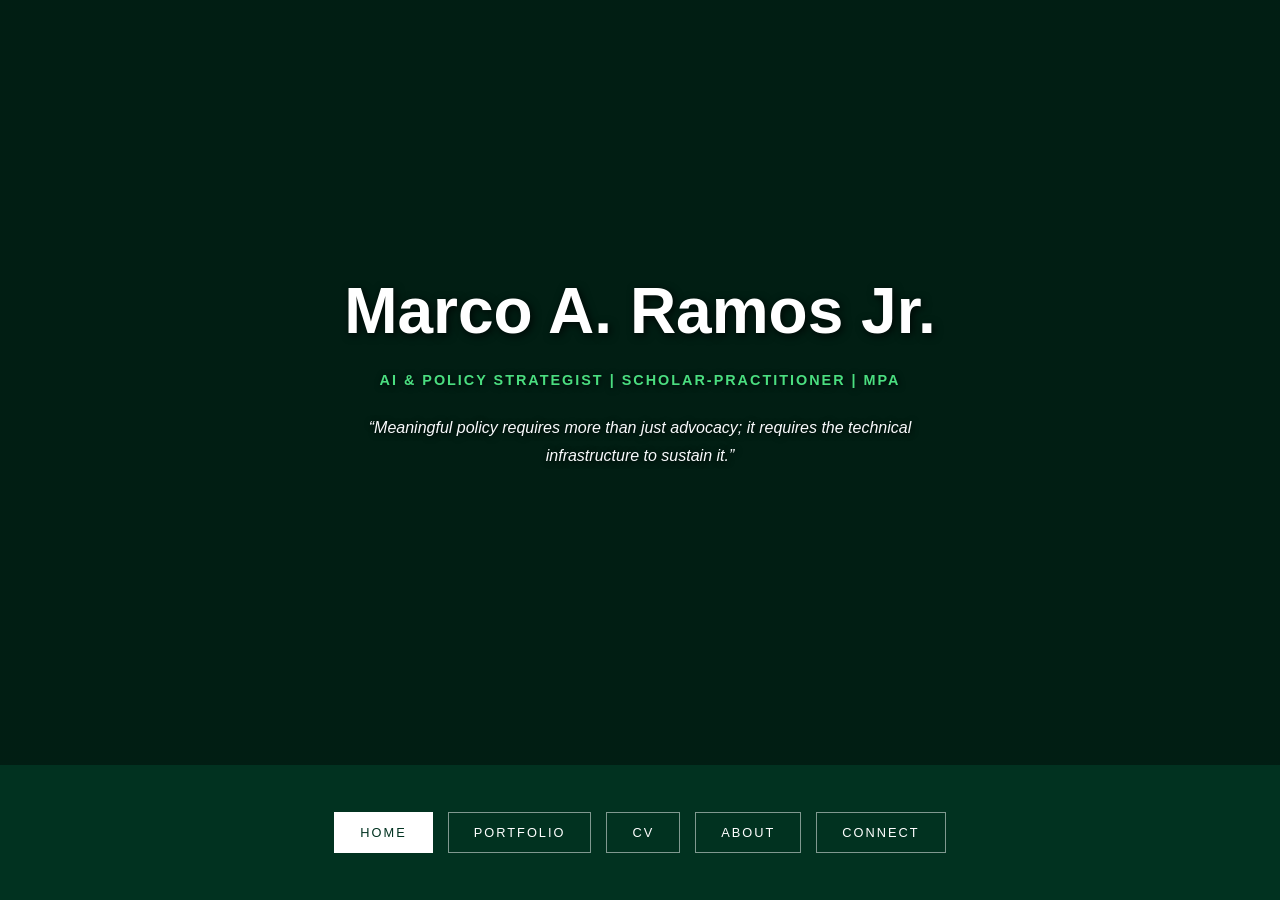
<file: index.html>
<!DOCTYPE html>
<html lang="en">
<head>
    <meta charset="UTF-8">
    <meta name="viewport" content="width=device-width, initial-scale=1.0">
    <title>Marco A. Ramos Jr. | Policy-Tech Strategist</title>
    <link rel="stylesheet" href="style.css">
</head>
<body class="tree-background">
    <div class="home-shade">
        <div>
            <h1 style="text-shadow: 2px 2px 8px rgba(0, 0, 0, 0.8);">Marco A. Ramos Jr.</h1>
            
            <p class="tagline" style="color: #4ade80; text-shadow: 1px 1px 6px rgba(0, 0, 0, 0.9);">AI & Policy Strategist | Scholar-Practitioner | MPA</p>
            
            <p style="margin-top:20px; font-style:italic; color: #f8fafc; opacity: 1; max-width:600px; margin-left:auto; margin-right:auto; text-shadow: 1px 1px 6px rgba(0, 0, 0, 0.9);">“Meaningful policy requires more than just advocacy; it requires the technical infrastructure to sustain it.”</p>
        </div>
    </div>
    <footer class="mission-control">
        <nav class="nav-buttons">
            <a href="index.html" class="btn btn-active">HOME</a>
            <a href="portfolio.html" class="btn">PORTFOLIO</a>
            <a href="cv.pdf" target="_blank" class="btn">CV</a>
            <a href="about.html" class="btn">ABOUT</a>
            <a href="connect.html" class="btn">CONNECT</a>
        </nav>
    </footer>
</body>
</html>
</file>
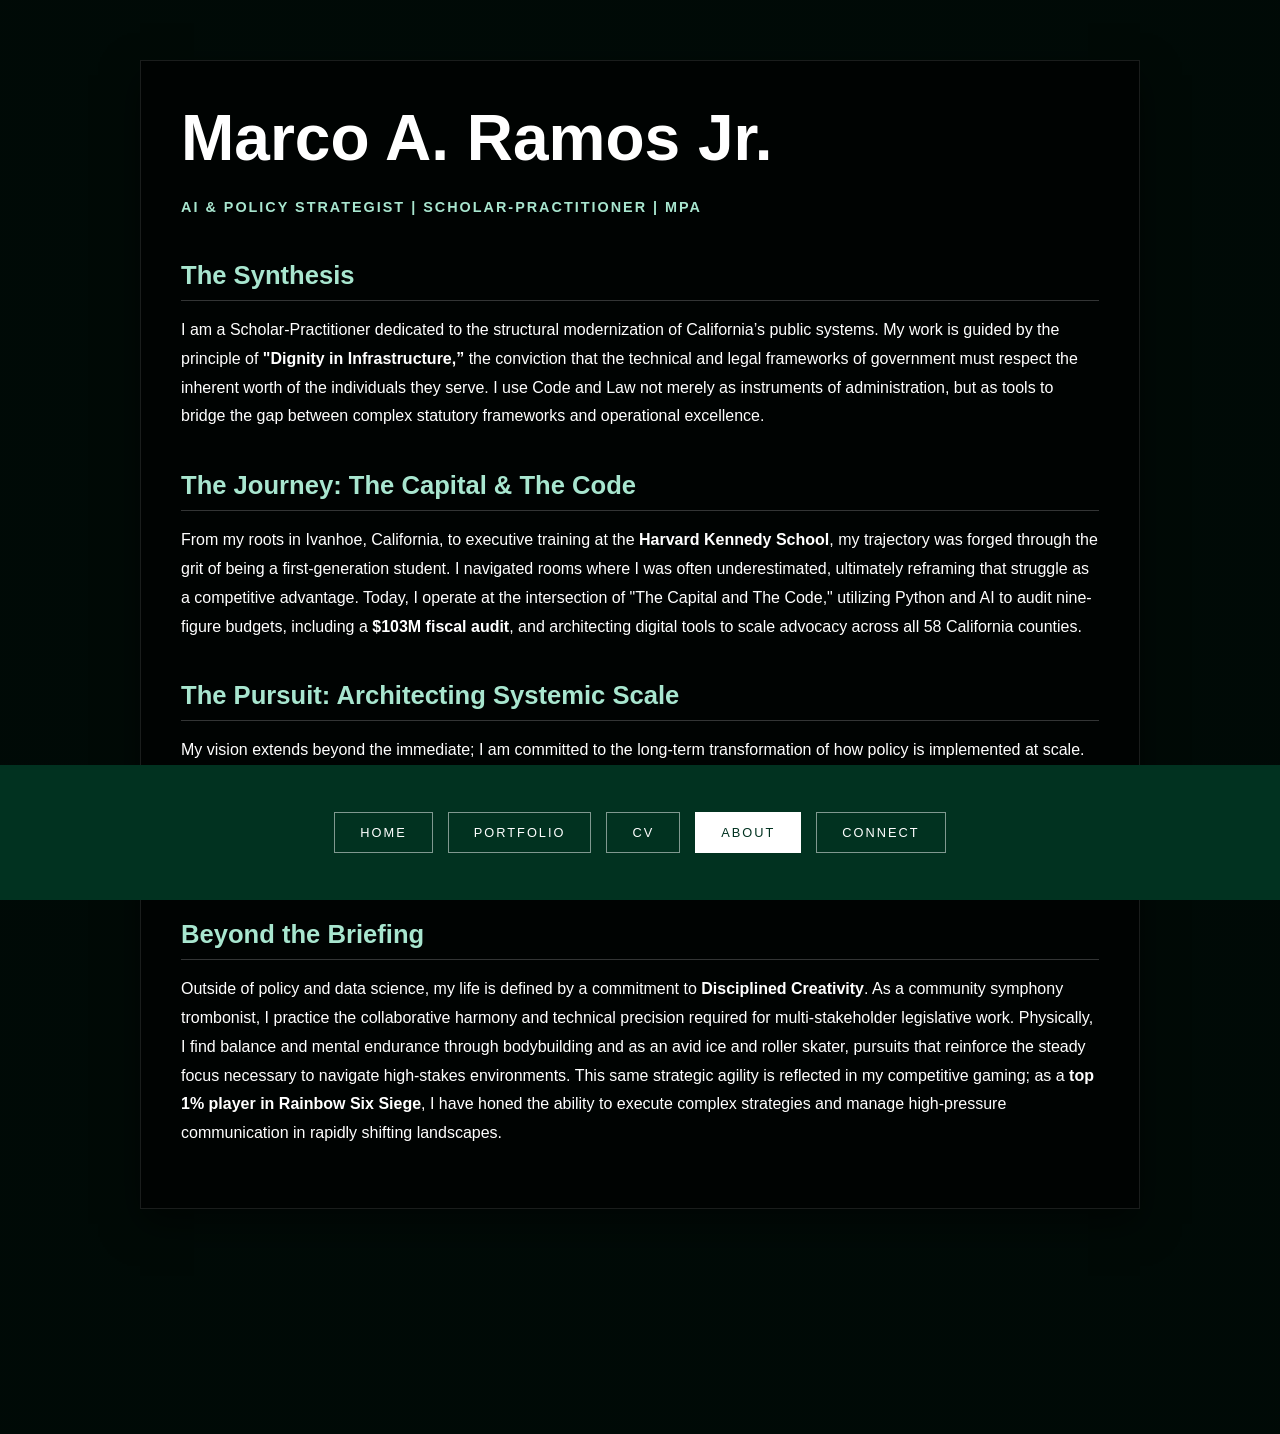
<file: about.html>
<!DOCTYPE html>
<html lang="en">
<head>
    <meta charset="UTF-8">
    <meta name="viewport" content="width=device-width, initial-scale=1.0">
    <title>About | Marco A. Ramos Jr.</title>
    <link rel="stylesheet" href="style.css">
</head>
<body class="tree-background">
    <div class="page-wrapper" style="padding-bottom: 25vh;">
        <div class="glass-box">
            <h1>Marco A. Ramos Jr.</h1>
            <p class="tagline">AI & Policy Strategist | Scholar-Practitioner | MPA</p>
            
            <h2>The Synthesis</h2>
            <p>I am a Scholar-Practitioner dedicated to the structural modernization of California’s public systems. My work is guided by the principle of <strong>"Dignity in Infrastructure,”</strong> the conviction that the technical and legal frameworks of government must respect the inherent worth of the individuals they serve. I use Code and Law not merely as instruments of administration, but as tools to bridge the gap between complex statutory frameworks and operational excellence.</p>

            <h2>The Journey: The Capital & The Code</h2>
            <p>From my roots in Ivanhoe, California, to executive training at the <strong>Harvard Kennedy School</strong>, my trajectory was forged through the grit of being a first-generation student. I navigated rooms where I was often underestimated, ultimately reframing that struggle as a competitive advantage. Today, I operate at the intersection of "The Capital and The Code," utilizing Python and AI to audit nine-figure budgets, including a <strong>$103M fiscal audit</strong>, and architecting digital tools to scale advocacy across all 58 California counties.</p>

            <h2>The Pursuit: Architecting Systemic Scale</h2>
            <p>My vision extends beyond the immediate; I am committed to the long-term transformation of how policy is implemented at scale. While I am an aspiring lecturer in public administration and political science, aiming to bring front-line Capitol complexities into the classroom, my broader goal is to architect the technical and legal systems that redefine the social contract for the next generation. I don’t just want to help people; I want to build the infrastructure that makes helping people inevitable. This includes high-stakes work such as preserving the <strong>$60M in public funding</strong> I helped protect for mental health infrastructure.</p>

            <h2>Beyond the Briefing</h2>
            <p>Outside of policy and data science, my life is defined by a commitment to <strong>Disciplined Creativity</strong>. As a community symphony trombonist, I practice the collaborative harmony and technical precision required for multi-stakeholder legislative work. Physically, I find balance and mental endurance through bodybuilding and as an avid ice and roller skater, pursuits that reinforce the steady focus necessary to navigate high-stakes environments. This same strategic agility is reflected in my competitive gaming; as a <strong>top 1% player in Rainbow Six Siege</strong>, I have honed the ability to execute complex strategies and manage high-pressure communication in rapidly shifting landscapes.</p>
        </div>
    </div>
    
    <footer class="mission-control">
        <nav class="nav-buttons">
            <a href="index.html" class="btn">HOME</a>
            <a href="portfolio.html" class="btn">PORTFOLIO</a>
            <a href="cv.pdf" target="_blank" class="btn">CV</a>
            <a href="about.html" class="btn btn-active">ABOUT</a>
            <a href="connect.html" class="btn">CONNECT</a>
        </nav>
    </footer>
</body>
</html>
</file>
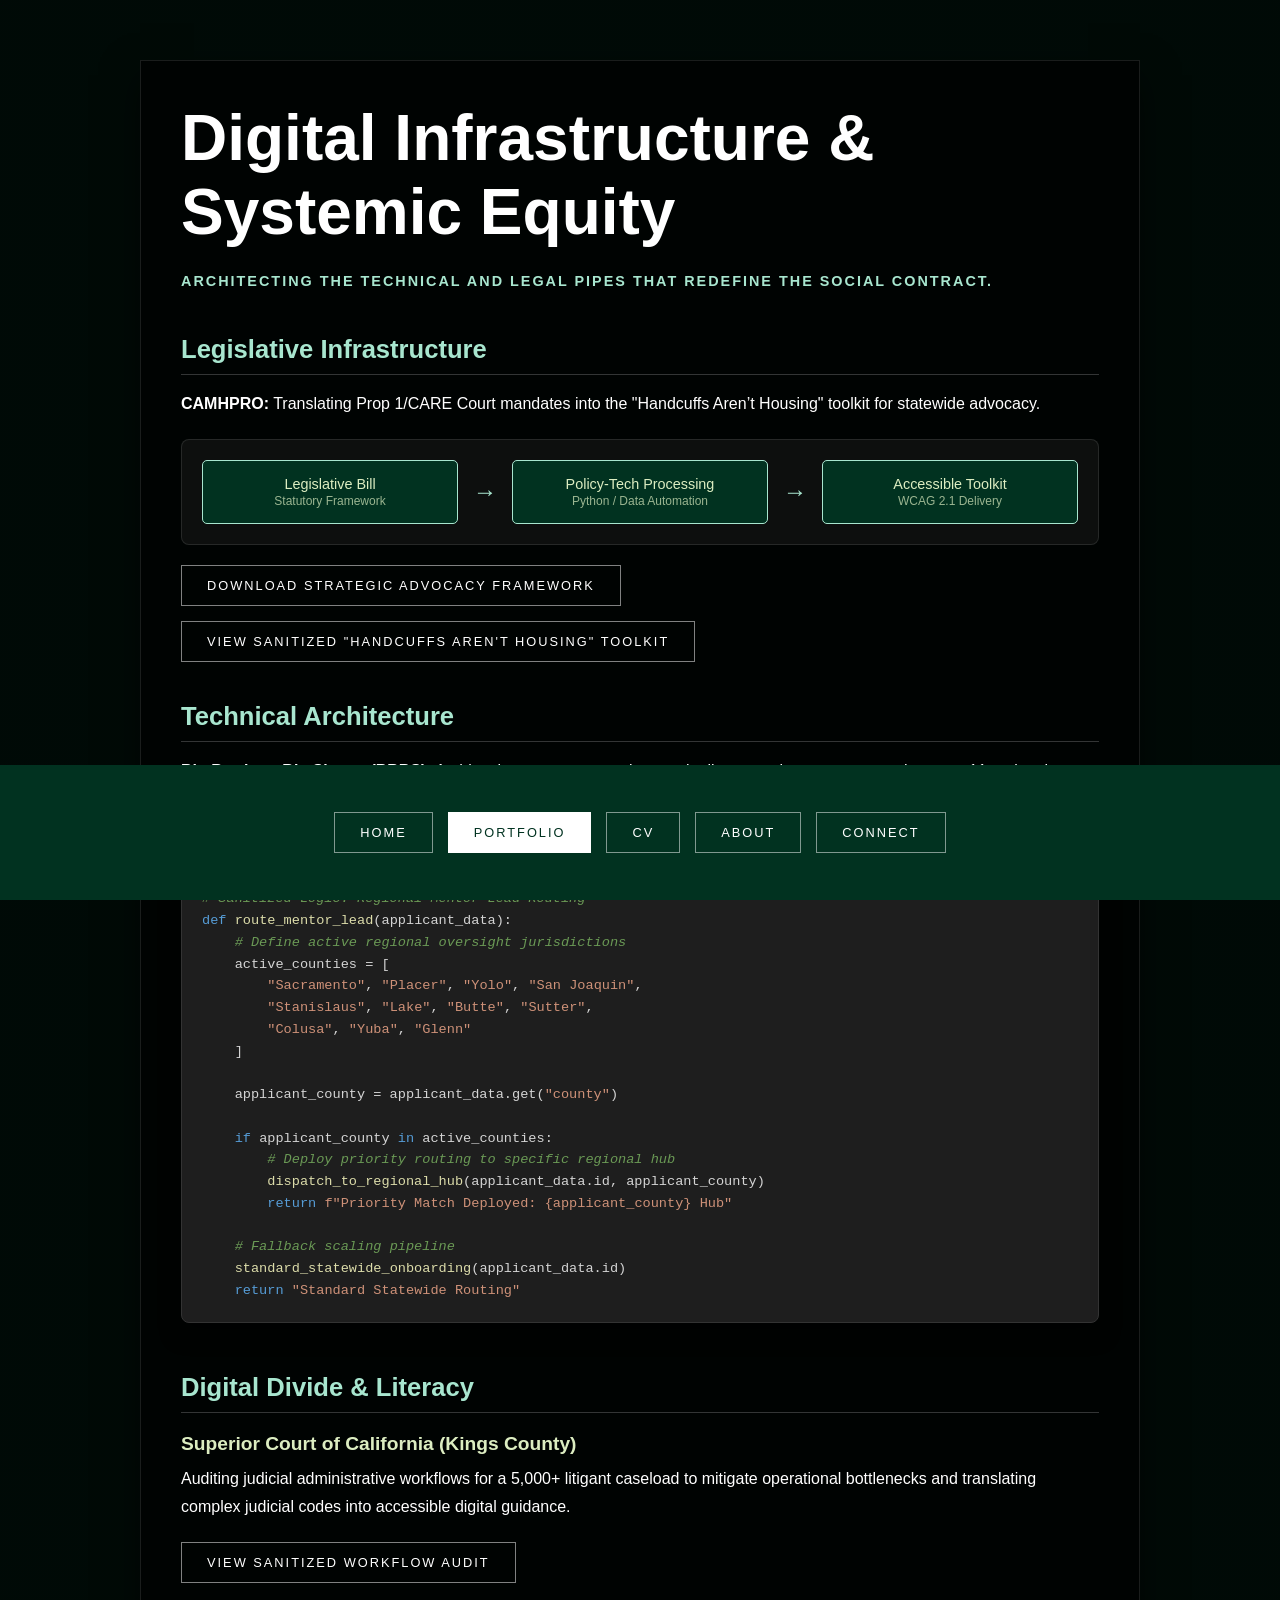
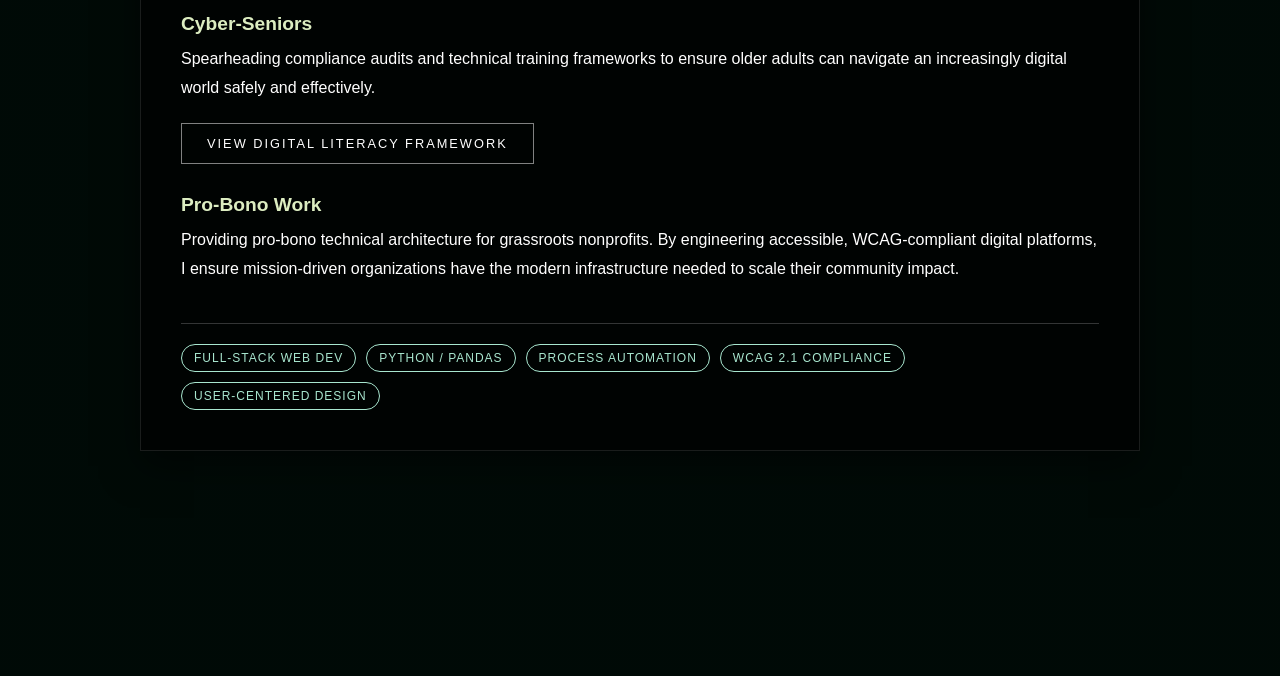
<file: advocacy.html>
<!DOCTYPE html>
<html lang="en">
<head>
    <meta charset="UTF-8">
    <meta name="viewport" content="width=device-width, initial-scale=1.0">
    <title>Digital Infrastructure | Marco A. Ramos Jr.</title>
    <link rel="stylesheet" href="style.css">
    <style>
        /* Custom Styles for this specific page */
        .badge-container { display: flex; gap: 10px; flex-wrap: wrap; margin-top: 40px; border-top: 1px solid rgba(255,255,255,0.2); padding-top: 20px; }
        .badge { border: 1px solid #a8e6cf; color: #a8e6cf; padding: 6px 12px; border-radius: 20px; font-size: 0.75rem; text-transform: uppercase; letter-spacing: 1px; }
        
        .flowchart { display: flex; align-items: center; justify-content: space-between; background: rgba(255,255,255,0.05); padding: 20px; border: 1px solid rgba(255,255,255,0.1); border-radius: 8px; margin: 20px 0; flex-wrap: wrap; gap: 15px; }
        .flow-node { background: #013220; border: 1px solid #a8e6cf; padding: 15px; border-radius: 5px; text-align: center; flex: 1; min-width: 150px; font-size: 0.9rem; color: #dcedc1; }
        .flow-arrow { color: #a8e6cf; font-size: 1.5rem; font-weight: bold; }

        .code-window { background: #1e1e1e; border-radius: 8px; overflow: hidden; margin: 20px 0; border: 1px solid #333; box-shadow: 0 10px 20px rgba(0,0,0,0.5); }
        .code-header { background: #2d2d2d; padding: 10px; display: flex; gap: 6px; border-bottom: 1px solid #444; }
        .dot { width: 12px; height: 12px; border-radius: 50%; }
        .dot.red { background: #ff5f56; }
        .dot.yellow { background: #ffbd2e; }
        .dot.green { background: #27c93f; }
        .code-body { padding: 20px; font-family: 'Courier New', Courier, monospace; font-size: 0.85rem; color: #d4d4d4; overflow-x: auto; line-height: 1.6; }
        .code-comment { color: #6a9955; font-style: italic; }
        .code-keyword { color: #569cd6; }
        .code-string { color: #ce9178; }
        .code-func { color: #dcdcaa; }
    </style>
</head>
<body class="tree-background">
    <div class="page-wrapper" style="padding-bottom: 25vh;">
        <div class="glass-box">
            <h1>Digital Infrastructure & Systemic Equity</h1>
            <p class="tagline" style="margin-bottom: 40px;">Architecting the technical and legal pipes that redefine the social contract.</p>

            <h2>Legislative Infrastructure</h2>
            <p><strong>CAMHPRO:</strong> Translating Prop 1/CARE Court mandates into the "Handcuffs Aren’t Housing" toolkit for statewide advocacy.</p>
            
            <div class="flowchart">
                <div class="flow-node">Legislative Bill<br><span style="font-size:0.75rem; opacity:0.7;">Statutory Framework</span></div>
                <div class="flow-arrow">→</div>
                <div class="flow-node">Policy-Tech Processing<br><span style="font-size:0.75rem; opacity:0.7;">Python / Data Automation</span></div>
                <div class="flow-arrow">→</div>
                <div class="flow-node">Accessible Toolkit<br><span style="font-size:0.75rem; opacity:0.7;">WCAG 2.1 Delivery</span></div>
            </div>
            
            <div style="display: flex; gap: 15px; flex-wrap: wrap; margin-bottom: 30px;">
                <a href="toolkit.pdf" target="_blank" class="btn">Download Strategic Advocacy Framework</a>
                <a href="handcuffs.pdf" target="_blank" class="btn">View Sanitized "Handcuffs Aren't Housing" Toolkit</a>
            </div>

            <h2 style="margin-top: 40px;">Technical Architecture</h2>
            <p><strong>Big Brothers Big Sisters (BBBS):</strong> Architecting a custom recruitment pipeline to scale mentor outreach across 11 regional Northern California counties.</p>
            
            <div class="code-window">
                <div class="code-header">
                    <div class="dot red"></div><div class="dot yellow"></div><div class="dot green"></div>
                </div>
                <div class="code-body">
<pre>
<span class="code-comment"># Sanitized Logic: Regional Mentor Lead Routing</span>
<span class="code-keyword">def</span> <span class="code-func">route_mentor_lead</span>(applicant_data):
    <span class="code-comment"># Define active regional oversight jurisdictions</span>
    active_counties = [
        <span class="code-string">"Sacramento"</span>, <span class="code-string">"Placer"</span>, <span class="code-string">"Yolo"</span>, <span class="code-string">"San Joaquin"</span>, 
        <span class="code-string">"Stanislaus"</span>, <span class="code-string">"Lake"</span>, <span class="code-string">"Butte"</span>, <span class="code-string">"Sutter"</span>, 
        <span class="code-string">"Colusa"</span>, <span class="code-string">"Yuba"</span>, <span class="code-string">"Glenn"</span>
    ]
    
    applicant_county = applicant_data.get(<span class="code-string">"county"</span>)
    
    <span class="code-keyword">if</span> applicant_county <span class="code-keyword">in</span> active_counties:
        <span class="code-comment"># Deploy priority routing to specific regional hub</span>
        <span class="code-func">dispatch_to_regional_hub</span>(applicant_data.id, applicant_county)
        <span class="code-keyword">return</span> <span class="code-string">f"Priority Match Deployed: {applicant_county} Hub"</span>
    
    <span class="code-comment"># Fallback scaling pipeline</span>
    <span class="code-func">standard_statewide_onboarding</span>(applicant_data.id)
    <span class="code-keyword">return</span> <span class="code-string">"Standard Statewide Routing"</span>
</pre>
                </div>
            </div>

            <h2 style="margin-top: 50px;">Digital Divide & Literacy</h2>
            
            <h3 style="margin-top: 20px;">Superior Court of California (Kings County)</h3>
            <p>Auditing judicial administrative workflows for a 5,000+ litigant caseload to mitigate operational bottlenecks and translating complex judicial codes into accessible digital guidance.</p>
            <div style="margin-bottom: 30px;">
                <a href="court.pdf" target="_blank" class="btn">View Sanitized Workflow Audit</a>
            </div>

            <h3 style="margin-top: 20px;">Cyber-Seniors</h3>
            <p>Spearheading compliance audits and technical training frameworks to ensure older adults can navigate an increasingly digital world safely and effectively.</p>
            <div style="margin-bottom: 30px;">
                <a href="literacy.pdf" target="_blank" class="btn">View Digital Literacy Framework</a>
            </div>

            <h3 style="margin-top: 20px;">Pro-Bono Work</h3>
            <p>Providing pro-bono technical architecture for grassroots nonprofits. By engineering accessible, WCAG-compliant digital platforms, I ensure mission-driven organizations have the modern infrastructure needed to scale their community impact.</p>

            <div class="badge-container">
                <span class="badge">Full-Stack Web Dev</span>
                <span class="badge">Python / Pandas</span>
                <span class="badge">Process Automation</span>
                <span class="badge">WCAG 2.1 Compliance</span>
                <span class="badge">User-Centered Design</span>
            </div>

        </div>
    </div>
    
    <footer class="mission-control">
        <nav class="nav-buttons">
            <a href="index.html" class="btn">HOME</a>
            <a href="portfolio.html" class="btn btn-active">PORTFOLIO</a>
            <a href="cv.pdf" target="_blank" class="btn">CV</a>
            <a href="about.html" class="btn">ABOUT</a>
            <a href="connect.html" class="btn">CONNECT</a>
        </nav>
    </footer>
</body>
</html>
</file>
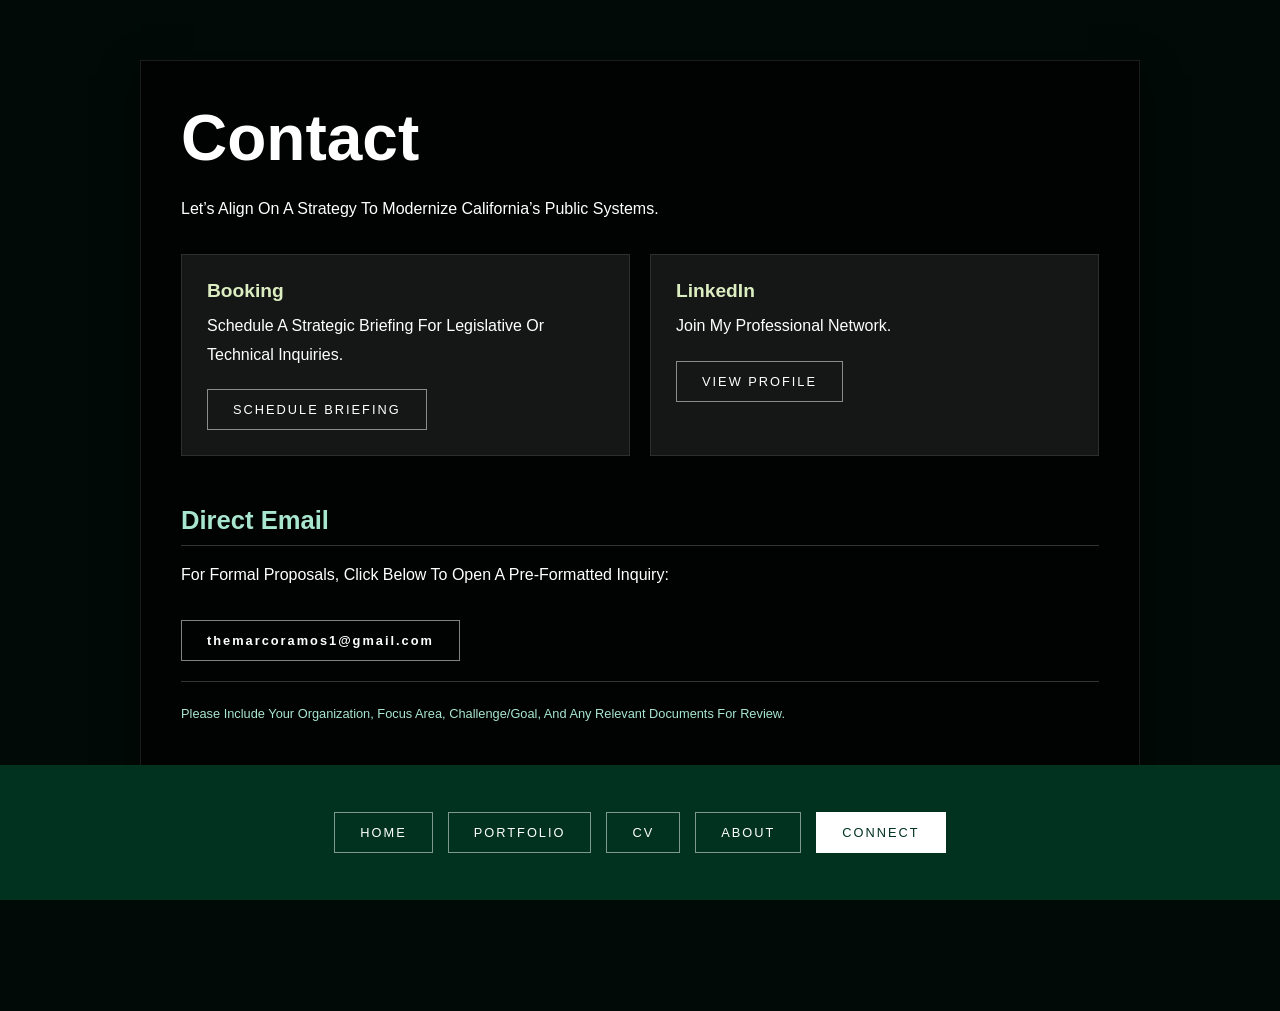
<file: connect.html>
<!DOCTYPE html>
<html lang="en">
<head>
    <meta charset="UTF-8">
    <meta name="viewport" content="width=device-width, initial-scale=1.0">
    <title>Connect | Marco A. Ramos Jr.</title>
    <link rel="stylesheet" href="style.css">
</head>
<body class="tree-background">
    <div class="page-wrapper">
        <div class="glass-box">
            <h1>Contact</h1>
            <p>Let’s Align On A Strategy To Modernize California’s Public Systems.</p>
            
            <div class="grid">
                <div class="card">
                    <h3>Booking</h3>
                    <p>Schedule A Strategic Briefing For Legislative Or Technical Inquiries.</p>
                    <a href="https://calendar.app.google/T254riL6jeAxSgoP9" target="_blank" class="btn">Schedule Briefing</a>
                </div>
                <div class="card">
                    <h3>LinkedIn</h3>
                    <p>Join My Professional Network.</p>
                    <a href="https://www.linkedin.com/in/themarcoramos" target="_blank" class="btn">View Profile</a>
                </div>
            </div>

            <h2 style="margin-top:50px;">Direct Email</h2>
            <p>For Formal Proposals, Click Below To Open A Pre-Formatted Inquiry:</p>
            
            <a href="mailto:themarcoramos1@gmail.com?subject=Strategic%20Inquiry&body=Organization/Affiliation:%0D%0APrimary%20Focus%20Area:%0D%0AChallenge/Goal:%0D%0ADocuments%20for%20Review:" class="btn" style="margin-top: 10px; margin-bottom: 20px; font-weight: bold; text-transform: lowercase;">themarcoramos1@gmail.com</a>
            
            <p style="font-size: 0.8rem; color:#a8e6cf; border-top: 1px solid rgba(255,255,255,0.2); padding-top:20px;">
                Please Include Your Organization, Focus Area, Challenge/Goal, And Any Relevant Documents For Review.
            </p>
        </div>
    </div>
    
    <footer class="mission-control">
        <nav class="nav-buttons">
            <a href="index.html" class="btn">HOME</a>
            <a href="portfolio.html" class="btn">PORTFOLIO</a>
            <a href="cv.pdf" target="_blank" class="btn">CV</a>
            <a href="about.html" class="btn">ABOUT</a>
            <a href="connect.html" class="btn btn-active">CONNECT</a>
        </nav>
    </footer>
</body>
</html>
</file>
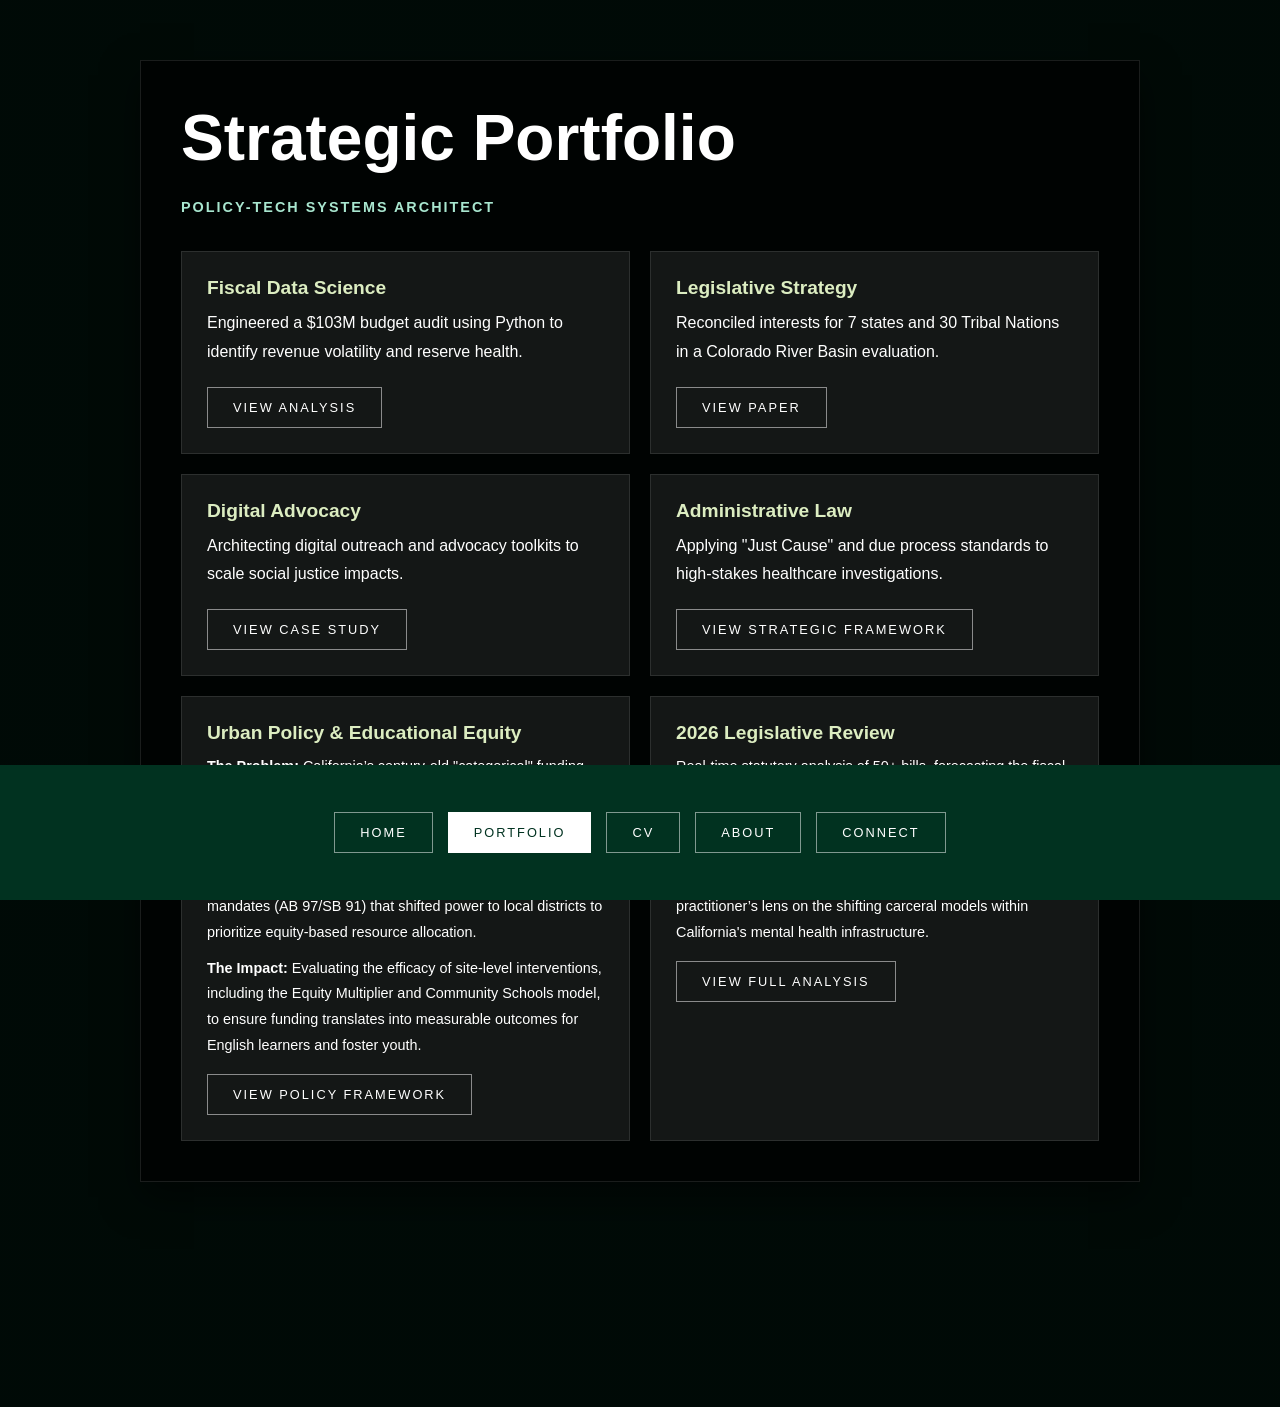
<file: portfolio.html>
<!DOCTYPE html>
<html lang="en">
<head>
    <meta charset="UTF-8">
    <meta name="viewport" content="width=device-width, initial-scale=1.0">
    <title>Portfolio | Marco A. Ramos Jr.</title>
    <link rel="stylesheet" href="style.css">
</head>
<body class="tree-background">
    <div class="page-wrapper">
        <div class="glass-box">
            <h1>Strategic Portfolio</h1>
            <p class="tagline">Policy-Tech Systems Architect</p>

            <div class="grid">
                <div class="card">
                    <h3>Fiscal Data Science</h3>
                    <p>Engineered a $103M budget audit using Python to identify revenue volatility and reserve health.</p>
                    <a href="audit.pdf" target="_blank" class="btn">View Analysis</a>
                </div>
                <div class="card">
                    <h3>Legislative Strategy</h3>
                    <p>Reconciled interests for 7 states and 30 Tribal Nations in a Colorado River Basin evaluation.</p>
                    <a href="https://docs.google.com/document/d/1yCoEZSMSxKT61y_8ovFGbyT6PZRg30O2sVnh5S1tP8c/edit?usp=sharing" target="_blank" class="btn">View Paper</a>
                </div>
                <div class="card">
                    <h3>Digital Advocacy</h3>
                    <p>Architecting digital outreach and advocacy toolkits to scale social justice impacts.</p>
                    <a href="advocacy.html" class="btn">View Case Study</a>
                </div>
                <div class="card">
                    <h3>Administrative Law</h3>
                    <p>Applying "Just Cause" and due process standards to high-stakes healthcare investigations.</p>
                    <a href="memo.pdf" target="_blank" class="btn">View Strategic Framework</a>
                </div>
                
                <div class="card">
                    <h3>Urban Policy & Educational Equity</h3>
                    <p style="font-size: 0.9rem; margin-bottom: 10px;"><strong>The Problem:</strong> California’s century-old "categorical" funding system was rigid, lacked transparency, and failed to adequately support disadvantaged student populations.</p>
                    <p style="font-size: 0.9rem; margin-bottom: 10px;"><strong>The Solution:</strong> An exhaustive analysis of the Local Control Funding Formula (LCFF) and high-stakes legislative mandates (AB 97/SB 91) that shifted power to local districts to prioritize equity-based resource allocation.</p>
                    <p style="font-size: 0.9rem; margin-bottom: 15px;"><strong>The Impact:</strong> Evaluating the efficacy of site-level interventions, including the Equity Multiplier and Community Schools model, to ensure funding translates into measurable outcomes for English learners and foster youth.</p>
                    <a href="urban.pdf" target="_blank" class="btn">View Policy Framework</a>
                </div>

                <div class="card">
                    <h3>2026 Legislative Review</h3>
                    <p style="font-size: 0.9rem; margin-bottom: 10px;">Real-time statutory analysis of 50+ bills, forecasting the fiscal and operational impacts of California's behavioral health mandates (Prop 1/BHSA) and civil liberties legislation.</p>
                    <p style="font-size: 0.9rem; margin-bottom: 15px;"><strong>Strategic Analysis:</strong> Navigating the intersection of systemic mandates and human dignity. This review provides a practitioner’s lens on the shifting carceral models within California's mental health infrastructure.</p>
                    <a href="review.pdf" target="_blank" class="btn">View Full Analysis</a>
                </div>
            </div>
            
        </div>
    </div>
    <footer class="mission-control">
        <nav class="nav-buttons">
            <a href="index.html" class="btn">HOME</a>
            <a href="portfolio.html" class="btn btn-active">PORTFOLIO</a>
            <a href="cv.pdf" target="_blank" class="btn">CV</a>
            <a href="about.html" class="btn">ABOUT</a>
            <a href="connect.html" class="btn">CONNECT</a>
        </nav>
    </footer>
</body>
</html>
</file>
<file: style.css>
/* GLOBAL RESET */
* {
    margin: 0;
    padding: 0;
    box-sizing: border-box;
}

body, html {
    min-height: 100vh; /* Changed from height: 100% to prevent background clipping */
    height: auto;
    font-family: 'Inter', sans-serif;
    color: white;
    background-color: #013220;
}

/* MASTER BACKGROUND (The Trees) */
.tree-background {
    min-height: 100vh;
    width: 100%;
    background-image: url('https://images.unsplash.com/photo-1441974231531-c6227db76b6e?auto=format&fit=crop&q=80&w=2560');
    background-size: cover;
    background-position: center;
    background-attachment: fixed;
    display: flex;
    flex-direction: column;
}

/* HOME PAGE SHADE (Lighter) */
.home-shade {
    background: linear-gradient(rgba(0,0,0,0.4), rgba(0,0,0,0.4));
    height: 85vh;
    display: flex;
    align-items: center;
    justify-content: center;
    text-align: center;
}

/* INTERNAL PAGE SHADE (Darker & Centered) */
/* Combined both classes to ensure identical shading and centering across all internal pages */
.page-shade, .page-wrapper {
    background: linear-gradient(rgba(0,0,0,0.8), rgba(0,0,0,0.8)); 
    min-height: 100vh;
    display: flex;
    justify-content: center;
    padding: 60px 20px 25vh 20px; /* 25vh bottom padding clears the footer so you can scroll */
    width: 100%;
}

/* THE CONTAINER BOX (Centered) */
.glass-box {
    width: 100%;
    max-width: 1000px;
    background: rgba(0, 0, 0, 0.75); 
    padding: 40px;
    border: 1px solid rgba(255,255,255,0.1);
    box-shadow: 0 15px 35px rgba(0,0,0,0.5);
    margin: 0 auto;
}

/* TYPOGRAPHY */
h1 { font-size: clamp(2rem, 5vw, 4rem); font-weight: 600; margin-bottom: 20px; }
h2 { font-size: 1.6rem; color: #a8e6cf; margin: 40px 0 15px 0; border-bottom: 1px solid rgba(255,255,255,0.2); padding-bottom: 10px; }
h3 { color: #dcedc1; margin-bottom: 10px; font-size: 1.2rem; }
p { margin-bottom: 20px; line-height: 1.8; font-weight: 300; }
.tagline { text-transform: uppercase; letter-spacing: 2px; font-size: 0.9rem; color: #a8e6cf; font-weight: 600; }

/* NAV BAR (FOOTER) */
.mission-control {
    position: fixed;
    bottom: 0;
    width: 100%;
    height: 15vh;
    background-color: #013220;
    display: flex;
    align-items: center;
    justify-content: center;
    z-index: 1000;
}

.nav-buttons { display: flex; gap: 15px; flex-wrap: wrap; justify-content: center; }

.btn {
    text-decoration: none;
    color: white;
    border: 1px solid rgba(255,255,255,0.5);
    padding: 12px 25px;
    font-size: 0.8rem;
    letter-spacing: 2px;
    transition: all 0.3s ease;
    text-transform: uppercase;
    display: inline-block;
}

.btn:hover, .btn-active { background-color: white; color: #013220; border-color: white; }

/* GRIDS */
.grid { 
    display: grid; 
    grid-template-columns: repeat(auto-fit, minmax(300px, 1fr)); 
    gap: 20px; 
    margin-top: 30px; 
}
.card { 
    background: rgba(255,255,255,0.08); 
    padding: 25px; 
    border: 1px solid rgba(255,255,255,0.1); 
}
</file>
